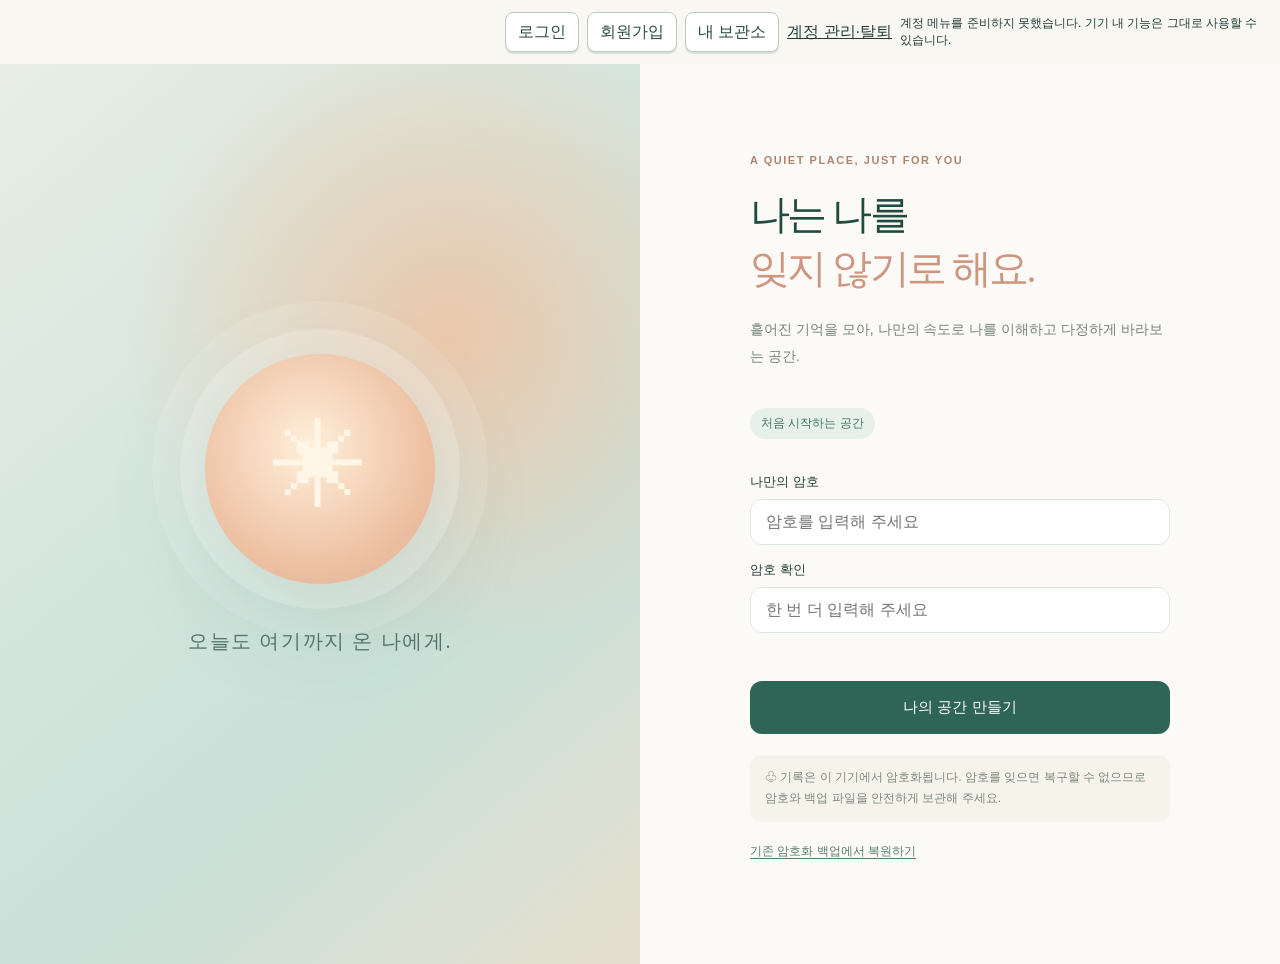
<file: index.html>
<!doctype html>
<html lang="ko">
<head>
  <meta charset="utf-8" />
  <meta name="viewport" content="width=device-width,initial-scale=1,viewport-fit=cover" />
  <meta name="theme-color" content="#f8f4ed" />
  <meta name="description" content="기억을 보관하고, 견뎌온 하루를 발견해 조용히 위로하는 나만의 암호화된 공간." />
  <meta http-equiv="Content-Security-Policy" content="default-src 'self'; script-src 'self' https://softm.github.io https://www.gstatic.com; style-src 'self'; img-src 'self' data: blob: https://*.googleusercontent.com https://*.kakaocdn.net https://*.pstatic.net https://static.nid.naver.com; connect-src 'self' https://softm.github.io https://identitytoolkit.googleapis.com https://securetoken.googleapis.com https://firestore.googleapis.com https://www.googleapis.com https://asia-northeast3-softm-hannun-api.cloudfunctions.net; object-src 'none'; frame-src https://softm-hannun-api.firebaseapp.com; base-uri 'self'; form-action 'none'" />
  <link rel="manifest" href="./manifest.webmanifest" />
  <link rel="icon" href="./icon.svg" type="image/svg+xml" />
  <link rel="stylesheet" href="./styles.css" />
  <title>위로해요 — 나의 삶을 조용히 안아주는 공간</title>
</head>
<body>
  <nav class="web-account" aria-label="공통 계정"><button id="web-login" type="button">로그인</button><button id="web-signup" type="button">회원가입</button><button id="web-logout" type="button" hidden>로그아웃</button><button id="web-vault" type="button">내 보관소</button><a href="https://softm.github.io/account/#withdrawal" target="_blank" rel="noopener noreferrer">계정 관리·탈퇴</a><span id="web-account-state" role="status"></span></nav>
  <div id="splash" class="splash">위로해요 <span>— 나에게 돌아오는 곳</span></div>
  <section id="gate" class="gate hidden" aria-label="나만의 보관함 열기">
    <div class="gate-art"><div class="halo"><span>✳</span></div><p>오늘도 여기까지 온 나에게.</p></div>
    <div class="gate-panel">
      <span class="eyebrow">A QUIET PLACE, JUST FOR YOU</span>
      <h1>나는 나를<br /><em>잊지 않기로 해요.</em></h1>
      <p class="muted">흩어진 기억을 모아, 나만의 속도로 나를 이해하고 다정하게 바라보는 공간.</p>
      <p id="gate-mode" class="tiny-pill">처음 시작하는 공간</p>
      <form id="gate-form">
        <label for="passphrase">나만의 암호</label>
        <input id="passphrase" type="password" autocomplete="new-password" placeholder="암호를 입력해 주세요" minlength="10" required />
        <div id="confirm-row"><label for="passphrase-confirm">암호 확인</label><input id="passphrase-confirm" type="password" autocomplete="new-password" placeholder="한 번 더 입력해 주세요" minlength="10" /></div>
        <p id="gate-error" class="error" role="alert"></p>
        <button id="gate-submit" class="primary big" type="submit">나의 공간 열기</button>
      </form>
      <div class="gate-note"><span>♧</span> 기록은 이 기기에서 암호화됩니다. 암호를 잊으면 복구할 수 없으므로 암호와 백업 파일을 안전하게 보관해 주세요.</div>
      <label class="linklike" for="gate-backup-input">기존 암호화 백업에서 복원하기</label>
      <input id="gate-backup-input" class="visually-hidden" type="file" accept=".json,application/json" />
    </div>
  </section>

  <div id="app" class="app hidden">
    <aside class="sidebar">
      <div class="brand"><div class="brand-mark">✳</div><div><strong>위로해요</strong><span>내가 나를 지켜보는 시간</span></div></div>
      <nav aria-label="메뉴" class="nav">
        <button class="nav-item active" data-view="home" type="button"><span>☀</span> 오늘의 나</button>
        <button class="nav-item" data-view="write" type="button"><span>✎</span> 나의 이야기</button>
        <button class="nav-item" data-view="insight" type="button"><span>✧</span> 나를 발견</button>
        <button class="nav-item" data-view="memories" type="button"><span>▧</span> 기억 보관함</button>
        <button class="nav-item" data-view="settings" type="button"><span>◇</span> 내 공간 관리</button>
      </nav>
      <div class="aside-foot"><div class="safety-dot"></div><span>암호화된 로컬 보관함<br /><small>로컬 우선 · 선택적 암호화 백업</small></span></div>
    </aside>
    <div class="main-shell">
      <header class="topbar"><div><span class="eyebrow" id="today-date"></span><span class="topbar-title">오늘도 나를 환대해요.</span></div><div class="top-actions"><span class="status-chip">⌁ 내 기기에 보관 중</span><button class="icon-btn" id="lock-btn" type="button" title="잠그기" aria-label="잠그기">⎋</button></div></header>
      <main id="main-content">
        <section class="view" id="view-home">
          <div class="hero">
            <div class="hero-sun"></div>
            <div class="hero-copy"><span class="eyebrow light">TO MYSELF, WITH KINDNESS</span><h1>괜찮았던 날보다<br /><em>견뎌온 날이 나를 말해줘요.</em></h1><p>누군가 알아주지 않았던 하루도, 나는 알고 있어요.</p><button id="hero-record" class="hero-button" type="button">오늘의 마음 기록하기 <span>↗</span></button></div>
            <div class="hero-decor" aria-hidden="true">❋</div>
          </div>
          <div class="home-grid">
            <article class="paper-card comfort-card"><div class="section-kicker">✧ 오늘의 작은 위로</div><blockquote id="comfort-quote">당신은 당신의 편이어도 괜찮아요.</blockquote><p id="comfort-evidence" class="muted">조금씩 나의 이야기를 모아갈게요.</p><div class="button-row"><button class="soft-btn" id="new-comfort" type="button">다른 위로 보기 ↻</button><button class="soft-btn" id="save-comfort" type="button">이 말 간직하기 ♡</button></div></article>
            <article class="paper-card mood-card"><div class="section-kicker">♡ 지금 내 마음은</div><h2>어떤 하루를 보내고 있나요?</h2><p class="muted">좋은 마음이 아니어도 괜찮아요. 판단 없이 기억할게요.</p><div id="mood-choices" class="mood-choices" role="group" aria-label="오늘의 마음 온도"><button type="button" data-mood="1"><span>☁</span>무거워요</button><button type="button" data-mood="2"><span>☂</span>조금 지쳐요</button><button type="button" data-mood="3"><span>◌</span>그저 그래요</button><button type="button" data-mood="4"><span>☀</span>괜찮아요</button><button type="button" data-mood="5"><span>✿</span>평온해요</button></div><p class="micro">마음의 숫자는 평가가 아니라 그날의 기록입니다.</p></article>
          </div>
          <div class="section-head"><div><span class="eyebrow">SMALL MOMENTS</span><h2>내가 나를 알아본 순간들</h2></div><button class="text-btn" type="button" data-go="memories">모든 기록 보기 ↗</button></div>
          <div id="home-recent" class="recent-list"></div>
          <div class="quiet-note"><span>✳</span><p>위로는 거창하지 않아도 돼요.<br />어제보다 조금 더 내 편이 되는 일, 그걸로 충분할 때도 있어요.</p></div>
        </section>

        <section class="view hidden" id="view-write">
          <div class="page-heading"><span class="eyebrow">DEAR ME</span><h1>오늘의 나를 적어둘게요.</h1><p>잘한 일도, 속상한 일도, 아무 말도 없이 지나가 버린 날도 모두 나의 시간이에요.</p></div>
          <div class="paper-card form-card">
            <form id="record-form">
              <label for="record-type">어떤 이야기를 남길까요?</label>
              <div id="record-types" class="type-tabs"><button type="button" data-type="moment" class="active">오늘의 이야기</button><button type="button" data-type="achievement">내가 해낸 일</button><button type="button" data-type="gratitude">고마운 순간</button><button type="button" data-type="letter">나에게 보내는 말</button></div>
              <label for="record-title">제목 <small>(선택)</small></label><input id="record-title" type="text" maxlength="100" placeholder="오늘 기억하고 싶은 한마디" />
              <label for="record-body">나의 이야기</label><textarea id="record-body" required maxlength="20000" rows="8" placeholder="오늘 어떤 일이 있었나요? 잘 정리되지 않아도 괜찮아요."></textarea>
              <label class="checkbox-line"><input id="record-include" type="checkbox" checked /> 위로와 나의 이야기 분석에 포함하기</label>
              <div class="form-actions"><button type="reset" class="soft-btn" id="form-reset">비우기</button><button class="primary" type="submit">조용히 보관하기 ↗</button></div>
            </form>
          </div>
        </section>

        <section class="view hidden" id="view-insight">
          <div class="page-heading"><span class="eyebrow">A PORTRAIT OF ME</span><h1>내 기록으로 발견한 나.</h1><p>해석을 강요하지 않아요. 내가 남긴 사실에서 출발하는 작은 발견들.</p></div>
          <div id="stat-cards" class="stat-grid"></div>
          <div class="paper-card insight-panel"><div class="section-kicker">✧ 지난 7일 마음의 결</div><div id="mood-chart" class="mood-chart"></div><p class="micro">자기 기록을 단순 집계한 결과이며, 정신건강 진단이나 객관적인 성격 평가는 아닙니다.</p></div>
          <div class="paper-card insight-panel"><div class="section-kicker">✧ 내가 지나온 흔적</div><div id="evidence-list" class="evidence-list"></div></div>
          <div class="paper-card insight-panel"><div class="section-kicker">✧ 내 기록에 반복해서 나타나는 말</div><p class="micro">내가 쓴 문장과 분석에 포함하도록 선택한 가져온 자료에서만 추출합니다. 성격·건강 상태를 판단하지 않습니다.</p><div id="theme-list" class="theme-list"></div></div>
          <div class="paper-card insight-panel"><div class="section-kicker">✧ 지난날의 발견을 보관해요</div><div id="insight-history"></div><p class="micro">앱을 열어 기록을 남기면 그날의 통계를 암호화해 저장합니다.</p></div>
        </section>

        <section class="view hidden" id="view-memories">
          <div class="page-heading"><span class="eyebrow">MY OWN ARCHIVE</span><h1>내 삶의 작은 보관함.</h1><p>흩어진 문장과 사진도 이곳에서는 나만의 기록으로 남아요.</p></div>
          <div class="toolbar"><select id="memory-filter" aria-label="기록 종류"><option value="all">모든 기록</option><option value="moment">오늘의 이야기</option><option value="achievement">내가 해낸 일</option><option value="gratitude">고마운 순간</option><option value="letter">나에게 보내는 말</option><option value="import">가져온 기억</option><option value="comfort">간직한 위로</option></select><input type="search" id="memory-search" placeholder="나의 기록 검색" aria-label="나의 기록 검색"/><button id="import-open" class="primary" type="button">기억 가져오기 ＋</button></div>
          <label class="checkbox-line import-consent"><input id="import-analyze" type="checkbox" /> 이번에 가져올 텍스트를 로컬 키워드 분석에 포함하기 (기본 해제, 나중에 기록별로 변경 가능)</label>
          <div id="memory-items" class="memory-items"></div>
          <input id="import-file" class="visually-hidden" type="file" accept=".txt,.md,.json,.csv,.jpg,.jpeg,.png,.webp,text/plain,application/json,text/csv,image/*" multiple />
        </section>

        <section class="view hidden" id="view-settings">
          <div class="page-heading"><span class="eyebrow">SAFE SPACE</span><h1>나의 공간을 안전하게.</h1><p>내 기록의 주인은 나예요. 무엇을 남길지, 어디에 보관할지 내가 결정해요.</p></div>
          <div class="settings-stack"><article class="paper-card"><h2>공통 계정 · 나의 클라우드 보관소</h2><p>계정은 다른 한눈·해요 서비스와 함께 쓰고, 위로해요 기록은 별도 보관소에 암호화해 저장합니다. 암호와 복호화 키는 기기를 떠나지 않습니다.</p><p id="cloud-account">클라우드 연결 안 됨 · 기기 내 기능은 그대로 사용할 수 있어요.</p><div class="dialog-actions"><button id="cloud-connect" class="primary" type="button">공통 계정 연결</button><button id="cloud-backup-now" class="outline-btn" type="button">지금 백업</button><button id="cloud-list" class="outline-btn" type="button">백업 목록</button><button id="cloud-disconnect" class="outline-btn" type="button">로그아웃</button></div><label><input id="cloud-auto" type="checkbox"> 이 창에서 기록이 바뀌면 암호화 자동 백업</label><p class="micro">자동 백업은 이번 연결 동안만 켜집니다. 앱 종료 후 백그라운드 백업은 아직 지원하지 않습니다. SNS 로그인은 게시글 수집 동의와 별개입니다.</p><p id="cloud-status" role="status" aria-live="polite"></p><div id="cloud-backups"></div><a href="https://softm.github.io/account/" target="_blank" rel="noopener" class="privacy-link">공통 계정과 사이트별 보관소 보기 ↗</a></article>
            <article class="paper-card setting-row"><div><h2>위로받고 싶은 방식</h2><p>내가 원하는 말투를 직접 고를 수 있어요.</p></div><select id="tone-select" aria-label="위로 방식"><option value="gentle">살며시, 다정하게</option><option value="recognition">내 노력을 인정해 줘요</option><option value="admire">나를 추앙하듯 찬사해요</option></select></article>
            <article class="paper-card setting-row"><div><h2>암호화된 내 기억 백업</h2><p>파일로 직접 보관하거나, 아래 공통 계정에서 암호화 클라우드 백업을 선택할 수 있어요.</p></div><button id="export-backup" class="primary" type="button">암호화 백업 파일 받기 ↓</button></article>
            <article class="paper-card setting-row"><div><h2>백업 복원</h2><p>기존 기록을 백업 파일의 데이터로 <strong>전체 교체</strong>합니다. 현재 데이터는 먼저 백업해 주세요.</p></div><label class="outline-btn" for="settings-backup-input">백업 파일 선택</label><input id="settings-backup-input" class="visually-hidden" type="file" accept=".json,application/json" /></article>
            <article class="paper-card setting-row"><div><h2>잠시 문 닫기</h2><p>현재 화면과 복호화된 작업 데이터를 비우고 잠급니다. 앱을 5분 이상 떠나 있으면 자동으로 잠급니다.</p></div><button id="settings-lock" class="outline-btn" type="button">지금 잠그기</button></article>
            <article class="paper-card setting-row danger-row"><div><h2>이 기기에서 모든 기억 삭제</h2><p>기기 안의 전체 기록과 암호 설정이 영구 삭제됩니다. 취소할 수 없어요.</p></div><button id="delete-everything" class="danger-btn" type="button">전부 삭제하기</button></article>
            <div class="privacy-note"><strong>개인정보 원칙</strong><p>앱은 광고·통계 추적기·원격 분석 API를 사용하지 않습니다. 보관함은 브라우저/앱의 로컬 저장소에 AES-GCM으로 암호화되며, 암호는 서버로 전송하지 않습니다. SNS 및 휴대폰의 다른 앱 자료는 사용자 선택 없이 읽을 수 없습니다. 브라우저 저장소 삭제나 앱 삭제 전에 백업하세요.</p><a class="privacy-link" href="./privacy.html">개인정보 처리 안내 전문 보기 ↗</a></div>
          </div>
        </section>
      </main>
      <footer>위로해요 · 작은 찬사를 당신의 일상에 · 데이터는 당신의 것</footer>
    </div>
    <nav class="bottom-nav" aria-label="모바일 메뉴"><button type="button" data-view="home" class="active"><span>☀</span>오늘</button><button type="button" data-view="write"><span>✎</span>기록</button><button type="button" data-view="insight"><span>✧</span>발견</button><button type="button" data-view="memories"><span>▧</span>보관함</button><button type="button" data-view="settings"><span>◇</span>설정</button></nav>
  </div>
  <div id="toast" class="toast" role="status" aria-live="polite"></div>
  <dialog id="dialog"><h2 id="dialog-title"></h2><p id="dialog-message"></p><div class="dialog-actions"><button id="dialog-cancel" type="button" class="soft-btn">취소</button><button id="dialog-ok" type="button" class="primary">확인</button></div></dialog>
  <dialog id="restore-dialog"><h2>백업 암호 확인</h2><p>이 백업을 생성했을 때 사용한 암호를 입력해 주세요. 암호가 일치하는 경우에만 복원을 진행합니다.</p><input type="password" id="restore-pass" autocomplete="off" placeholder="백업 암호" style="width:100%;padding:12px;border:1px solid #dde7dd;border-radius:10px" /><div class="dialog-actions"><button id="restore-cancel" class="soft-btn" type="button">취소</button><button id="restore-submit" class="primary" type="button">확인</button></div></dialog>
  <script src="./app.js" defer></script>
  <script type="module" src="./cloud-adapter.mjs?v=20261030-menu-1"></script>
</body>
</html>
</file>
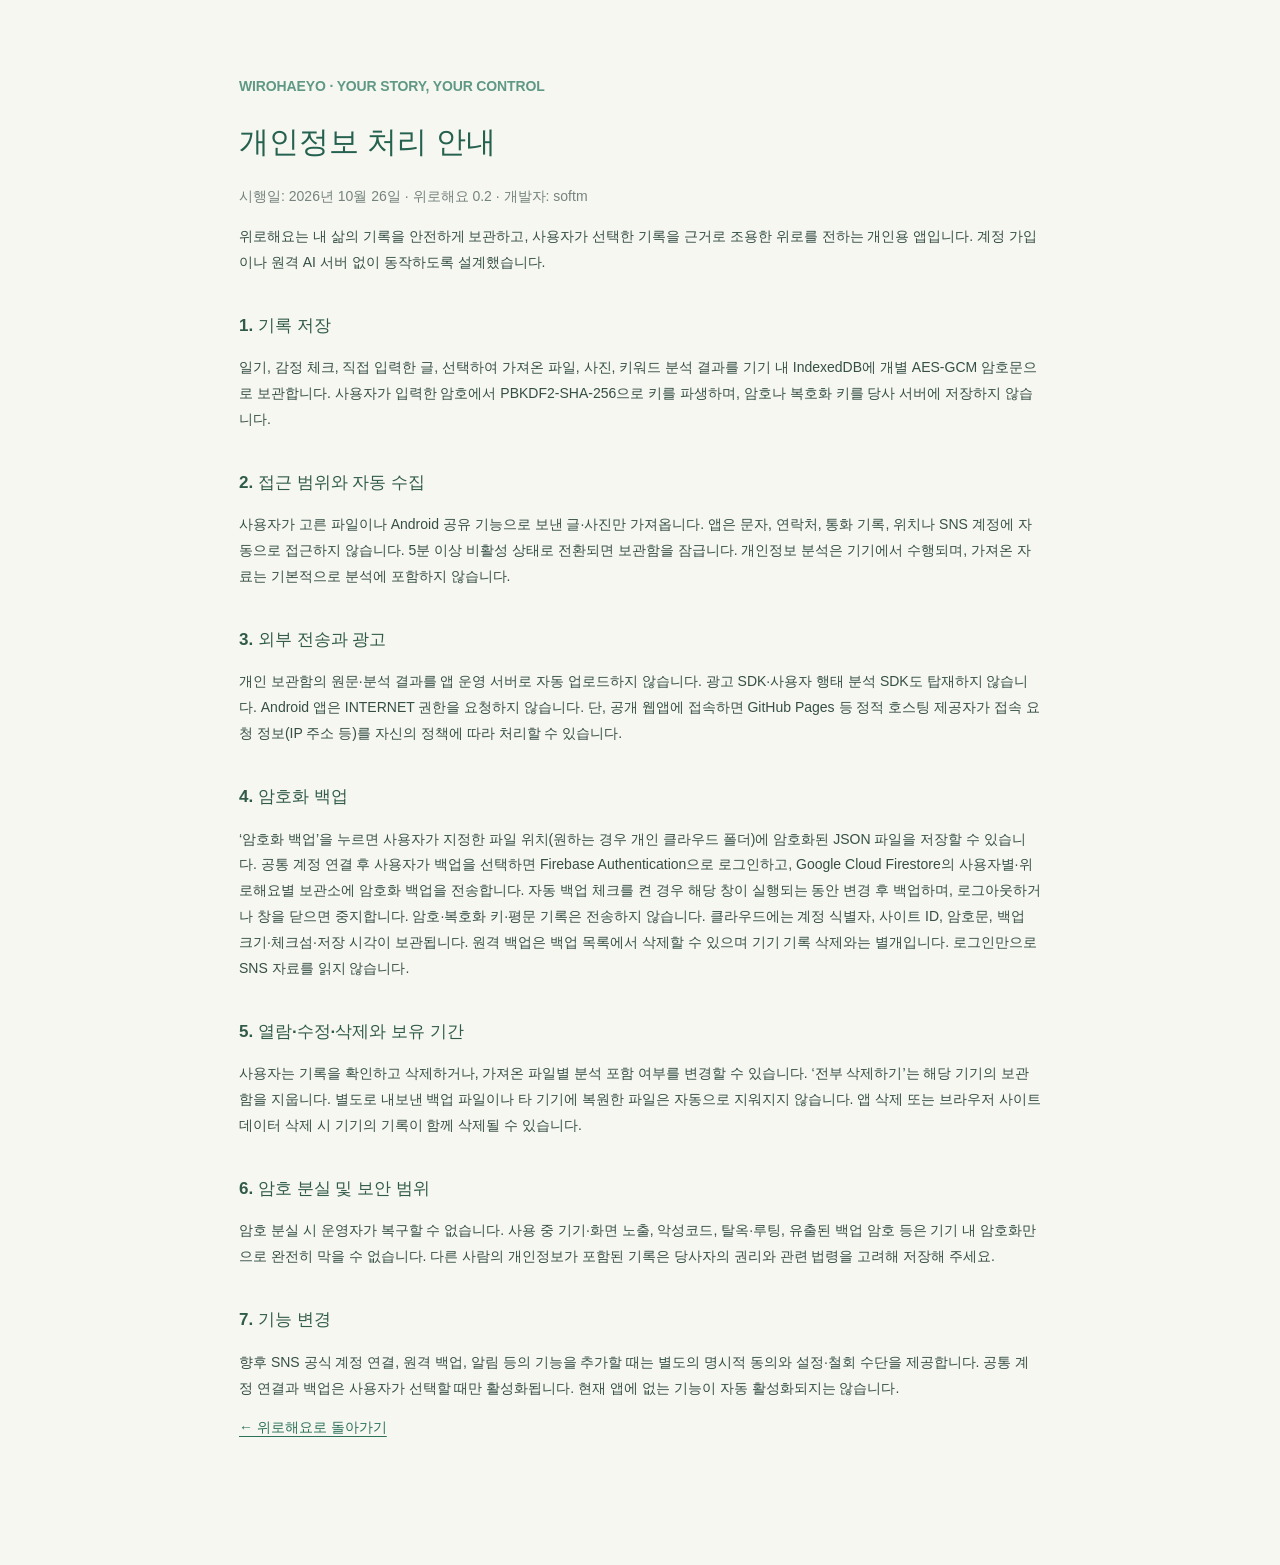
<file: privacy.html>
<!doctype html>
<html lang="ko">
<head>
  <meta charset="utf-8" />
  <meta name="viewport" content="width=device-width,initial-scale=1" />
  <meta name="theme-color" content="#f8f4ed" />
  <meta http-equiv="Content-Security-Policy" content="default-src 'self'; style-src 'self'; script-src 'none'; connect-src 'none'; object-src 'none'; frame-src 'none'; base-uri 'none'; form-action 'none'" />
  <title>위로해요 · 개인정보 처리 안내</title>
  <link rel="stylesheet" href="./styles.css" />
</head>
<body class="policy-body">
  <main class="policy-content">
    <p class="section-kicker">WIROHAEYO · YOUR STORY, YOUR CONTROL</p>
    <h1>개인정보 처리 안내</h1>
    <p class="muted">시행일: 2026년 10월 26일 · 위로해요 0.2 · 개발자: softm</p>
    <p>위로해요는 내 삶의 기록을 안전하게 보관하고, 사용자가 선택한 기록을 근거로 조용한 위로를 전하는 개인용 앱입니다. 계정 가입이나 원격 AI 서버 없이 동작하도록 설계했습니다.</p>
    <h2>1. 기록 저장</h2>
    <p>일기, 감정 체크, 직접 입력한 글, 선택하여 가져온 파일, 사진, 키워드 분석 결과를 기기 내 IndexedDB에 개별 AES-GCM 암호문으로 보관합니다. 사용자가 입력한 암호에서 PBKDF2-SHA-256으로 키를 파생하며, 암호나 복호화 키를 당사 서버에 저장하지 않습니다.</p>
    <h2>2. 접근 범위와 자동 수집</h2>
    <p>사용자가 고른 파일이나 Android 공유 기능으로 보낸 글·사진만 가져옵니다. 앱은 문자, 연락처, 통화 기록, 위치나 SNS 계정에 자동으로 접근하지 않습니다. 5분 이상 비활성 상태로 전환되면 보관함을 잠급니다. 개인정보 분석은 기기에서 수행되며, 가져온 자료는 기본적으로 분석에 포함하지 않습니다.</p>
    <h2>3. 외부 전송과 광고</h2>
    <p>개인 보관함의 원문·분석 결과를 앱 운영 서버로 자동 업로드하지 않습니다. 광고 SDK·사용자 행태 분석 SDK도 탑재하지 않습니다. Android 앱은 INTERNET 권한을 요청하지 않습니다. 단, 공개 웹앱에 접속하면 GitHub Pages 등 정적 호스팅 제공자가 접속 요청 정보(IP 주소 등)를 자신의 정책에 따라 처리할 수 있습니다.</p>
    <h2>4. 암호화 백업</h2>
    <p>‘암호화 백업’을 누르면 사용자가 지정한 파일 위치(원하는 경우 개인 클라우드 폴더)에 암호화된 JSON 파일을 저장할 수 있습니다. 공통 계정 연결 후 사용자가 백업을 선택하면 Firebase Authentication으로 로그인하고, Google Cloud Firestore의 사용자별·위로해요별 보관소에 암호화 백업을 전송합니다. 자동 백업 체크를 켠 경우 해당 창이 실행되는 동안 변경 후 백업하며, 로그아웃하거나 창을 닫으면 중지합니다. 암호·복호화 키·평문 기록은 전송하지 않습니다. 클라우드에는 계정 식별자, 사이트 ID, 암호문, 백업 크기·체크섬·저장 시각이 보관됩니다. 원격 백업은 백업 목록에서 삭제할 수 있으며 기기 기록 삭제와는 별개입니다. 로그인만으로 SNS 자료를 읽지 않습니다.</p>
    <h2>5. 열람·수정·삭제와 보유 기간</h2>
    <p>사용자는 기록을 확인하고 삭제하거나, 가져온 파일별 분석 포함 여부를 변경할 수 있습니다. ‘전부 삭제하기’는 해당 기기의 보관함을 지웁니다. 별도로 내보낸 백업 파일이나 타 기기에 복원한 파일은 자동으로 지워지지 않습니다. 앱 삭제 또는 브라우저 사이트 데이터 삭제 시 기기의 기록이 함께 삭제될 수 있습니다.</p>
    <h2>6. 암호 분실 및 보안 범위</h2>
    <p>암호 분실 시 운영자가 복구할 수 없습니다. 사용 중 기기·화면 노출, 악성코드, 탈옥·루팅, 유출된 백업 암호 등은 기기 내 암호화만으로 완전히 막을 수 없습니다. 다른 사람의 개인정보가 포함된 기록은 당사자의 권리와 관련 법령을 고려해 저장해 주세요.</p>
    <h2>7. 기능 변경</h2>
    <p>향후 SNS 공식 계정 연결, 원격 백업, 알림 등의 기능을 추가할 때는 별도의 명시적 동의와 설정·철회 수단을 제공합니다. 공통 계정 연결과 백업은 사용자가 선택할 때만 활성화됩니다. 현재 앱에 없는 기능이 자동 활성화되지는 않습니다.</p>
    <p><a class="policy-link" href="./index.html">← 위로해요로 돌아가기</a></p>
  </main>
</body>
</html>
</file>
<file: styles.css>
:root{font-family:-apple-system,BlinkMacSystemFont,"Apple SD Gothic Neo","Malgun Gothic","Noto Sans KR",sans-serif;color:#243e3a;background:#f8f7f2;font-synthesis:none}*{box-sizing:border-box}html{scroll-behavior:smooth}body{margin:0;min-width:320px}button,input,textarea,select{font:inherit}button{cursor:pointer}button:disabled{opacity:.55;cursor:wait}input,textarea,select{color:#1e3933}a{color:inherit}.hidden,.visually-hidden{display:none!important}.splash{position:fixed;inset:0;display:grid;place-content:center;gap:7px;text-align:center;color:#3d756a;font-family:Georgia,serif;font-size:42px;background:#f8f4ed}.splash span{font-family:inherit;font-size:15px;color:#8a9189}.eyebrow{letter-spacing:.14em;font-size:11px;font-weight:750;color:#ae8470}.eyebrow.light{color:#e8c9a8}.muted{color:#75837d;line-height:1.9;font-size:14px}.micro{font-size:11px;color:#97a39d;line-height:1.7}.primary,.hero-button{border:0;border-radius:12px;background:#2e6557;color:#fff;font-weight:700;padding:13px 18px}.primary:hover,.hero-button:hover{background:#205348}.primary.big{display:block;width:100%;padding:17px;font-size:15px}.soft-btn,.outline-btn{background:#f4f7f2;border:1px solid #e4eae2;padding:11px 14px;border-radius:10px;color:#446e60;font-size:13px;font-weight:700}.soft-btn:hover,.outline-btn:hover{background:#ebf2eb}.danger-btn{background:#fff2ef;border:1px solid #f0c6c0;padding:11px 14px;border-radius:10px;color:#a1443b;font-weight:700}.icon-btn{width:39px;height:39px;border:1px solid #e9e8e1;border-radius:50%;background:#fff;color:#53746d;font-size:20px}.gate{display:grid;grid-template-columns:1fr 1fr;min-height:100vh;background:#fcfaf6}.gate-art{display:flex;flex-direction:column;align-items:center;justify-content:center;background:radial-gradient(circle at 70% 30%,#eac8ac 1%,transparent 42%),linear-gradient(140deg,#e8eee5,#c9e1d9 65%,#e5dfce);gap:24px;padding:40px}.gate-art p{font-family:Georgia,serif;letter-spacing:.08em;font-size:20px;color:#53746c}.halo{width:230px;height:230px;border-radius:50%;background:radial-gradient(circle at 45% 40%,#ffefda,#edc0a2 65%,#dcae95);box-shadow:0 0 0 25px #ffffff34,0 0 0 53px #ffffff1d,0 30px 90px #50897748;display:grid;place-items:center}.halo span{font-size:95px;color:#fff6e7}.gate-panel{width:min(420px,calc(100% - 46px));align-self:center;justify-self:center;padding:60px 0}.gate-panel h1{font-family:Georgia,'Apple SD Gothic Neo',serif;color:#214a40;font-weight:500;font-size:40px;line-height:1.35;letter-spacing:-.065em;margin:20px 0}.gate-panel h1 em{color:#ce9680;font-style:normal}.tiny-pill{display:inline-flex;padding:7px 11px;border-radius:20px;background:#e7f1ea;color:#427666;font-size:12px;margin:24px 0 18px}.gate-panel label,.form-card label{display:block;font-size:13px;font-weight:750;margin:16px 0 8px}.gate-panel input,.form-card input,.form-card textarea,.toolbar input,.toolbar select,.setting-row select{width:100%;border:1px solid #dfe8df;background:#fff;border-radius:12px;padding:13px 15px;outline:none}.gate-panel input:focus,.form-card input:focus,.form-card textarea:focus,.toolbar input:focus{border-color:#6a9684;box-shadow:0 0 0 3px #a8cabb38}.gate-panel .big{margin-top:18px}.error{font-size:12px;min-height:18px;color:#b74c47}.gate-note{font-size:12px;color:#7b8880;line-height:1.8;background:#f6f3ea;padding:12px 15px;border-radius:11px;margin:21px 0}.linklike{display:block!important;font-size:12px!important;text-decoration:underline;text-underline-offset:3px;color:#567e70;cursor:pointer;margin:18px 0!important}.app{min-height:100vh;display:flex}.sidebar{width:247px;flex-shrink:0;background:#fffefa;border-right:1px solid #eaeae3;display:flex;flex-direction:column;min-height:100vh;position:fixed;top:0;bottom:0;left:0;z-index:3}.brand{display:flex;align-items:center;gap:12px;padding:32px 24px 27px}.brand-mark{display:grid;place-items:center;width:41px;height:41px;border-radius:14px;background:#3d806e;color:#ffecdb;font-size:24px}.brand strong{display:block;color:#255647;letter-spacing:-.05em;font-size:20px}.brand span{font-size:10px;color:#8a998f;letter-spacing:-.04em}.nav{display:grid;gap:9px;padding:8px 15px}.nav-item{border:0;border-radius:11px;background:transparent;padding:14px 17px;text-align:left;color:#83928b;font-size:13px;font-weight:700}.nav-item span{display:inline-grid;width:27px;font-size:19px;vertical-align:-2px;font-weight:400}.nav-item:hover,.nav-item.active{background:#e9f4ed;color:#2f705d}.aside-foot{display:flex;align-items:center;gap:11px;margin:auto 21px 31px;background:#f3f7f0;padding:14px 13px;border-radius:10px;color:#698275;font-size:11px;line-height:1.7}.aside-foot small{color:#9aaa9d}.safety-dot{width:9px;height:9px;background:#83b698;border-radius:100%;box-shadow:0 0 0 5px #cce6d3}.main-shell{margin-left:247px;width:calc(100% - 247px);min-height:100vh;display:flex;flex-direction:column}.topbar{height:91px;padding:20px clamp(24px,5vw,75px);display:flex;justify-content:space-between;align-items:center;border-bottom:1px solid #eaece5;background:#fffdfa}.topbar-title{display:block;font-size:14px;font-weight:600;margin-top:4px;color:#73887b}.top-actions{display:flex;gap:16px;align-items:center}.status-chip{font-size:11px;font-weight:700;color:#5c9980;border:1px solid #e3efe7;border-radius:20px;padding:8px 12px;background:#f5faf5}main{width:min(1120px,100%);padding:36px clamp(20px,5vw,75px) 70px;margin:0 auto}.hero{background:#25614f;border-radius:22px;position:relative;overflow:hidden;min-height:306px;padding:44px 48px;color:#fffbf5;display:flex;align-items:center;isolation:isolate}.hero:before{content:'';position:absolute;width:700px;height:700px;right:-390px;top:-365px;border-radius:50%;background:#ffffff10;z-index:-1}.hero-sun{position:absolute;width:270px;height:270px;border-radius:50%;background:radial-gradient(circle at 40% 40%,#f4d2a4,#d3a887);top:-70px;right:75px;box-shadow:0 0 0 33px #f7e0bd1e,0 0 0 68px #f7e0bd0c;z-index:-1}.hero-copy h1{font-family:Georgia,'Apple SD Gothic Neo',serif;font-weight:500;font-size:clamp(25px,3vw,37px);line-height:1.45;letter-spacing:-.05em;margin:15px 0}.hero-copy h1 em{font-style:normal;color:#f5d2a7}.hero-copy p{font-size:13px;color:#e1eee3;margin-bottom:25px}.hero-button{background:#f8f1e4;color:#2a6653;font-size:12px;padding:13px 16px}.hero-button:hover{background:#fff;color:#2a6653}.hero-button span{margin-left:15px}.hero-decor{position:absolute;right:100px;bottom:25px;font-size:68px;color:#ffffff24}.home-grid{display:grid;grid-template-columns:1.08fr .92fr;gap:20px;margin:24px 0 42px}.paper-card{background:#fffefa;border:1px solid #eceee7;border-radius:17px;padding:27px 29px;box-shadow:0 7px 25px #2f56460a}.section-kicker{font-size:12px;font-weight:800;color:#5f9986;letter-spacing:-.01em}.comfort-card{background:#fdf7ef;border-color:#f3e9dc;min-height:245px;display:flex;flex-direction:column}.comfort-card blockquote{font-family:Georgia,'Apple SD Gothic Neo',serif;font-size:21px;font-weight:600;line-height:1.7;color:#525a46;letter-spacing:-.04em;margin:26px 0 13px}.comfort-card .muted{margin:0 0 12px;font-size:12px}.button-row{margin-top:auto;display:flex;gap:9px;flex-wrap:wrap}.button-row .soft-btn{background:#fffdfa;border-color:#efe7dd;color:#856c54}.mood-card h2{font-size:17px;color:#36554c;margin:21px 0 6px}.mood-card .muted{margin:0 0 20px;font-size:12px}.mood-choices{display:grid;grid-template-columns:repeat(5,1fr);gap:7px}.mood-choices button{padding:9px 1px;border:1px solid #e7ede5;background:#f8faf6;border-radius:10px;font-size:10px;color:#718079;min-width:0}.mood-choices span{display:block;font-size:26px;color:#80a88d;margin-bottom:6px}.mood-choices button:hover,.mood-choices button.selected{background:#e6f2e7;border:1px solid #69a087;color:#245b4c}.mood-card .micro{margin-bottom:0}.section-head{display:flex;justify-content:space-between;align-items:flex-end;margin-bottom:16px}.section-head h2{font-size:20px;color:#31564c;letter-spacing:-.05em;margin:8px 0 0}.text-btn{border:0;background:none;color:#548b77;font-weight:700;font-size:12px}.recent-list,.memory-items{display:grid;gap:12px}.entry{display:flex;align-items:flex-start;gap:15px;border:1px solid #e8ece5;border-radius:14px;background:#fffefa;padding:19px 23px}.entry-symbol{width:40px;height:40px;display:grid;place-items:center;flex:0 0 40px;border-radius:50%;background:#f3e8d8;color:#967254;font-size:19px}.entry-details{flex:1;min-width:0}.entry h3{font-size:14px;margin:0 0 7px;color:#436153}.entry .entry-excerpt{font-size:12px;line-height:1.7;color:#849187;white-space:pre-wrap;overflow-wrap:anywhere;margin:0;max-height:140px;overflow:auto}.entry-date{display:block;font-size:10px;color:#acb2aa;margin-top:9px}.entry img{display:block;max-width:170px;max-height:150px;border-radius:10px;margin-top:12px;object-fit:cover}.entry-actions{display:flex;gap:7px}.entry-actions button{border:0;background:transparent;color:#b67e73;padding:5px}.quiet-note{display:flex;align-items:center;gap:22px;margin:39px 12px 0;padding:8px 0;color:#809488}.quiet-note span{font-size:42px;color:#d1b29d}.quiet-note p{font-family:Georgia,'Apple SD Gothic Neo',serif;line-height:2;font-size:13px}footer{margin:auto auto 0;padding:20px 10px 40px;color:#b8c2b9;font-size:10px;text-align:center}.page-heading{padding:12px 0 26px}.page-heading h1{margin:12px 0;color:#2f5f50;font-size:29px;letter-spacing:-.065em;font-weight:600}.page-heading p{color:#8a978e;font-size:13px;line-height:1.7}.form-card{max-width:800px}.form-card textarea{resize:vertical;line-height:1.9;min-height:200px}.type-tabs{display:flex;gap:8px;flex-wrap:wrap}.type-tabs button{background:#f7faf7;border:1px solid #e1ece3;border-radius:10px;padding:10px;color:#7c8c81;font-size:12px}.type-tabs button.active{background:#e4f0e9;color:#2d715a;border-color:#7db09a}.form-card small{color:#9cac9f;font-size:11px}.form-card label.checkbox-line{display:flex;align-items:center;gap:8px;color:#617d6f;font-weight:500}.form-card .checkbox-line input{width:auto;accent-color:#2e6557}.form-actions{display:flex;justify-content:flex-end;gap:10px;margin-top:24px}.stat-grid{display:grid;grid-template-columns:repeat(3,1fr);gap:15px;margin-bottom:20px}.stat-card{background:#fffefa;border:1px solid #eceee7;border-radius:17px;padding:26px}.stat-card span{display:block;color:#93a298;font-size:12px;margin-bottom:14px}.stat-card strong{font-family:Georgia,serif;font-size:35px;font-weight:500;color:#3c7865}.stat-card small{color:#9caa9e;margin-left:5px}.insight-panel{margin-bottom:17px}.mood-chart{display:flex;align-items:flex-end;justify-content:space-around;gap:15px;height:175px;margin:22px 0 10px;border-bottom:1px solid #dee7dc}.chart-day{text-align:center;flex:1;max-width:80px;color:#a5afa4;font-size:11px}.chart-bar{margin:auto auto 8px;width:26px;min-height:3px;border-radius:8px 8px 0 0;background:#a3c6b0;transition:height .2s}.chart-day.highlight .chart-bar{background:#528c73}.evidence-list{display:grid;gap:10px;margin-top:22px}.evidence{background:#f6f7f0;border-left:3px solid #b6cbb7;padding:13px 16px;color:#587265;font-size:13px;line-height:1.7}.evidence small{display:block;font-size:10px;color:#9da99f;margin-top:6px}.toolbar{display:flex;gap:10px;margin:12px 0 21px;flex-wrap:wrap}.toolbar input{flex:1;min-width:150px}.toolbar select{width:175px}.empty{padding:32px;text-align:center;color:#98a69c;border:1px dashed #d8e2d8;border-radius:15px;font-size:13px;line-height:1.9}.settings-stack{display:grid;gap:16px}.setting-row{display:flex;justify-content:space-between;gap:20px;align-items:center}.setting-row h2{font-size:15px;margin:0 0 8px;color:#3b6956}.setting-row p{margin:0;color:#869889;font-size:12px;max-width:580px;line-height:1.7}.setting-row select{width:226px}.setting-row button,.setting-row .outline-btn{white-space:nowrap;text-align:center}.danger-row{border-color:#f1d7d2}.privacy-note{font-size:12px;line-height:1.9;padding:18px 22px;color:#7f8e82}.privacy-note strong{color:#4e7968}.bottom-nav{display:none}.toast{position:fixed;bottom:27px;left:50%;transform:translate(-50%,15px);opacity:0;transition:.25s;z-index:30;pointer-events:none;max-width:90vw;background:#2c5d50;color:#fff;border-radius:13px;padding:13px 20px;font-size:12px;box-shadow:0 10px 35px #0002;text-align:center}.toast.show{opacity:1;transform:translate(-50%,0)}dialog{border:1px solid #e2e9e1;border-radius:18px;max-width:min(420px,calc(100vw - 30px));padding:26px;color:#3c6154;box-shadow:0 25px 100px #243e3a2a}dialog::backdrop{background:#183f3655}dialog h2{margin-top:0;font-size:18px}dialog p{font-size:13px;color:#708278;line-height:1.8;white-space:pre-wrap}.dialog-actions{display:flex;gap:10px;justify-content:flex-end;padding-top:15px}@media(max-width:1050px){.sidebar{width:212px}.main-shell{margin-left:212px;width:calc(100% - 212px)}main{padding:24px 26px 70px}.hero{padding:35px}.mood-choices{gap:4px}.mood-choices button{font-size:9px}}@media(max-width:850px){.home-grid{grid-template-columns:1fr}.gate-art{display:none}.gate{display:block}.gate-panel{padding:90px 0;margin:auto}.setting-row{flex-direction:column;align-items:stretch}.setting-row select{width:100%}}@media(max-width:680px){.sidebar{display:none}.main-shell{margin:0;width:100%}.topbar{height:70px;padding:13px 20px}.topbar-title{font-size:11px}.topbar .eyebrow{font-size:9px}.status-chip{display:none}main{padding:19px 15px 95px}.hero{min-height:269px;padding:28px 24px;border-radius:17px}.hero-copy h1{font-size:25px;position:relative;z-index:1}.hero-copy p{font-size:11px;position:relative;z-index:1}.hero-sun{right:-100px;top:-85px;opacity:.7}.hero-decor{right:15px;bottom:20px}.home-grid{gap:14px;margin:15px 0 30px}.paper-card{padding:22px 19px}.comfort-card blockquote{font-size:19px}.mood-card h2{font-size:16px}.section-head h2{font-size:18px}.section-head .text-btn{font-size:11px}.section-head{gap:8px}.bottom-nav{position:fixed;bottom:0;left:0;right:0;z-index:5;display:flex;justify-content:space-around;background:#fffffff4;border-top:1px solid #e2eae0;padding:7px 4px calc(7px + env(safe-area-inset-bottom))}.bottom-nav button{display:flex;flex-direction:column;align-items:center;gap:2px;min-width:52px;padding:6px 4px;border:0;background:transparent;color:#9aa89f;font-size:10px}.bottom-nav button span{font-size:22px;font-weight:400}.bottom-nav button.active{color:#2e795d;font-weight:750}footer{display:none}.page-heading h1{font-size:25px}.stat-grid{gap:8px}.stat-card{padding:16px 13px}.stat-card span{font-size:10px}.stat-card strong{font-size:28px}.toolbar{gap:8px}.toolbar select{width:140px}.toolbar .primary{width:100%}.entry{padding:15px 14px}.entry-symbol{width:32px;height:32px;flex-basis:32px}.gate-panel h1{font-size:35px}.form-actions{justify-content:stretch}.form-actions button{flex:1}.toast{bottom:93px}}@media(prefers-reduced-motion:reduce){*,*:before,*:after{scroll-behavior:auto!important;transition:none!important}}

/* v0.2 — inspectable on-device themes and explicit, per-record consent. */
.theme-list{display:flex;flex-wrap:wrap;gap:8px;margin-top:17px}
.theme-chip{display:inline-block;background:#edf3ec;border:1px solid #dbe9dc;border-radius:28px;color:#4b7863;padding:9px 13px;font-size:12px;font-weight:600}
.entry-actions{flex-wrap:wrap;justify-content:end;max-width:160px}
.entry-actions .consent-toggle{border-radius:20px;background:#f0f6f0;border:1px solid #cfded3;padding:8px 10px;color:#426d59;font-size:11px;white-space:nowrap}
.entry-actions .consent-toggle[aria-pressed="true"]{background:#dcefe3;border-color:#79b28e}
.import-consent{display:flex;gap:8px;align-items:center;margin:8px 0 20px;color:#708579;font-size:12px}
.import-consent input{accent-color:#2e6557}
@media(max-width:680px){.entry{flex-wrap:wrap}.entry-actions{max-width:none;margin-left:47px;width:calc(100% - 47px);justify-content:end}.entry-actions .consent-toggle{font-size:11px}}

.policy-body{min-height:100vh;background:#f7f7f2;color:#354f45}
.policy-content{max-width:850px;margin:auto;padding:60px 24px 110px;line-height:1.85}
.policy-content h1{font-size:30px;color:#25614f;margin:12px 0}
.policy-content h2{font-size:17px;margin:34px 0 7px;color:#315b49}
.policy-content p{font-size:14px}
.policy-link,.privacy-link{color:#2c715b;font-weight:700;text-underline-offset:4px}
.privacy-link{display:inline-block;margin:12px 0 0;font-size:12px}

.web-account{display:flex;align-items:center;justify-content:flex-end;gap:8px;flex-wrap:wrap;padding:12px 20px}.web-account button{min-height:40px;border:1px solid #bccbbd;border-radius:8px;padding:8px 12px;background:#fff;color:#294b3a;cursor:pointer;box-shadow:0 2px 0 #294b3a25}.web-account button:active{transform:translateY(2px);box-shadow:none}.web-account button:focus-visible{outline:3px solid #428b6a;outline-offset:2px}.web-account [hidden]{display:none}.web-account span{font-size:12px;max-width:360px}
</file>
